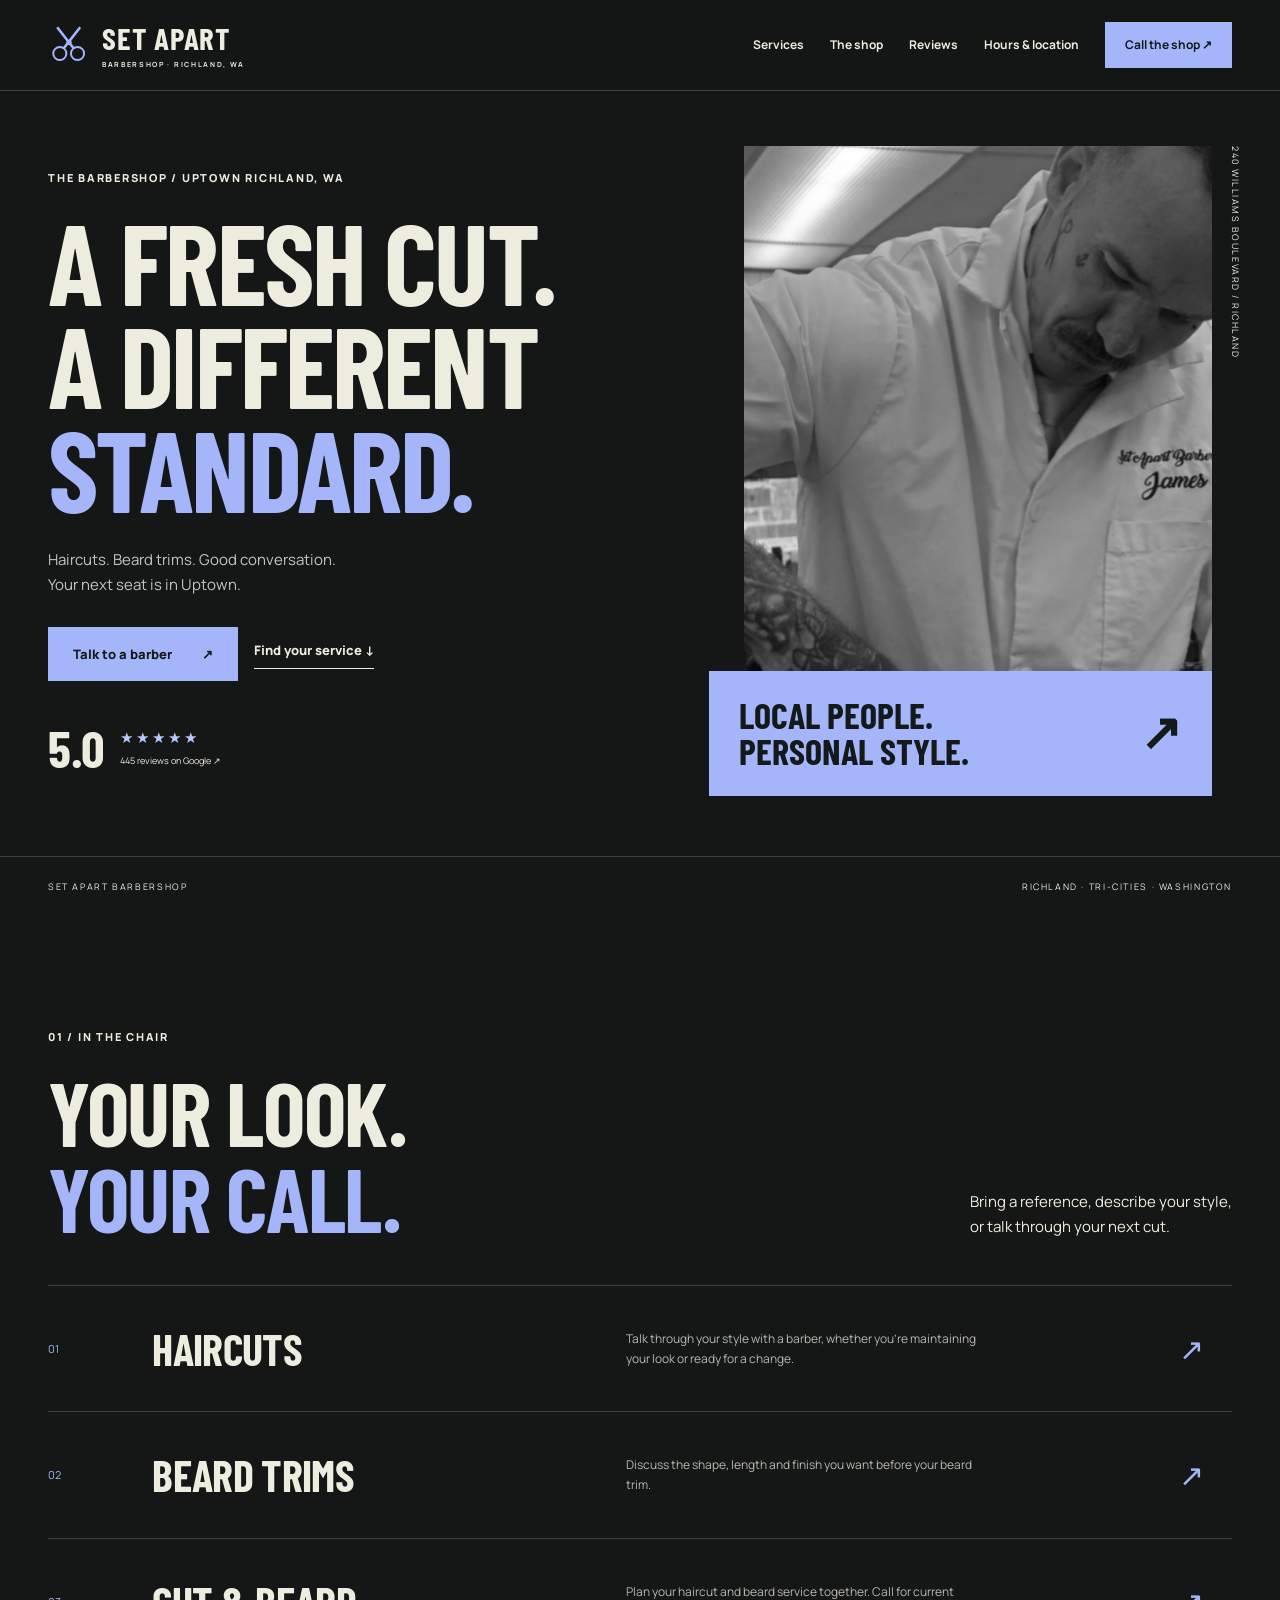
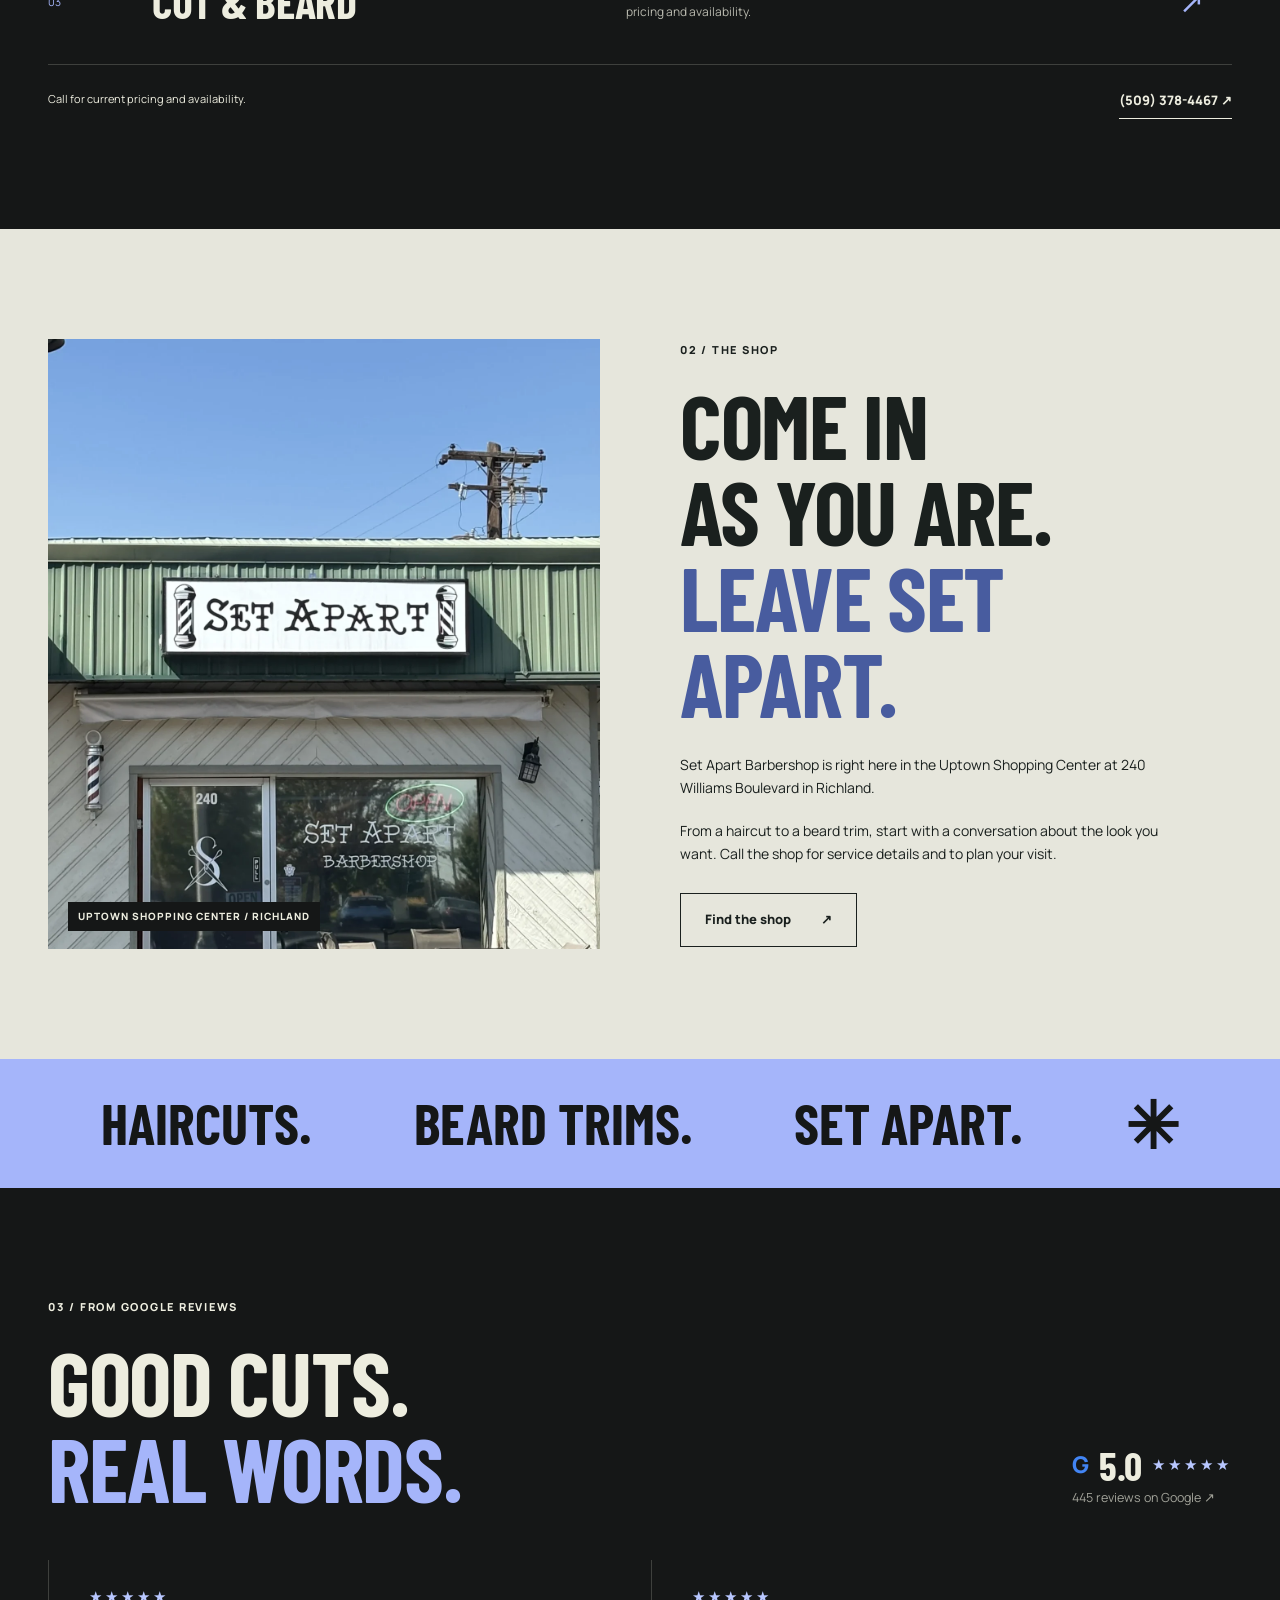
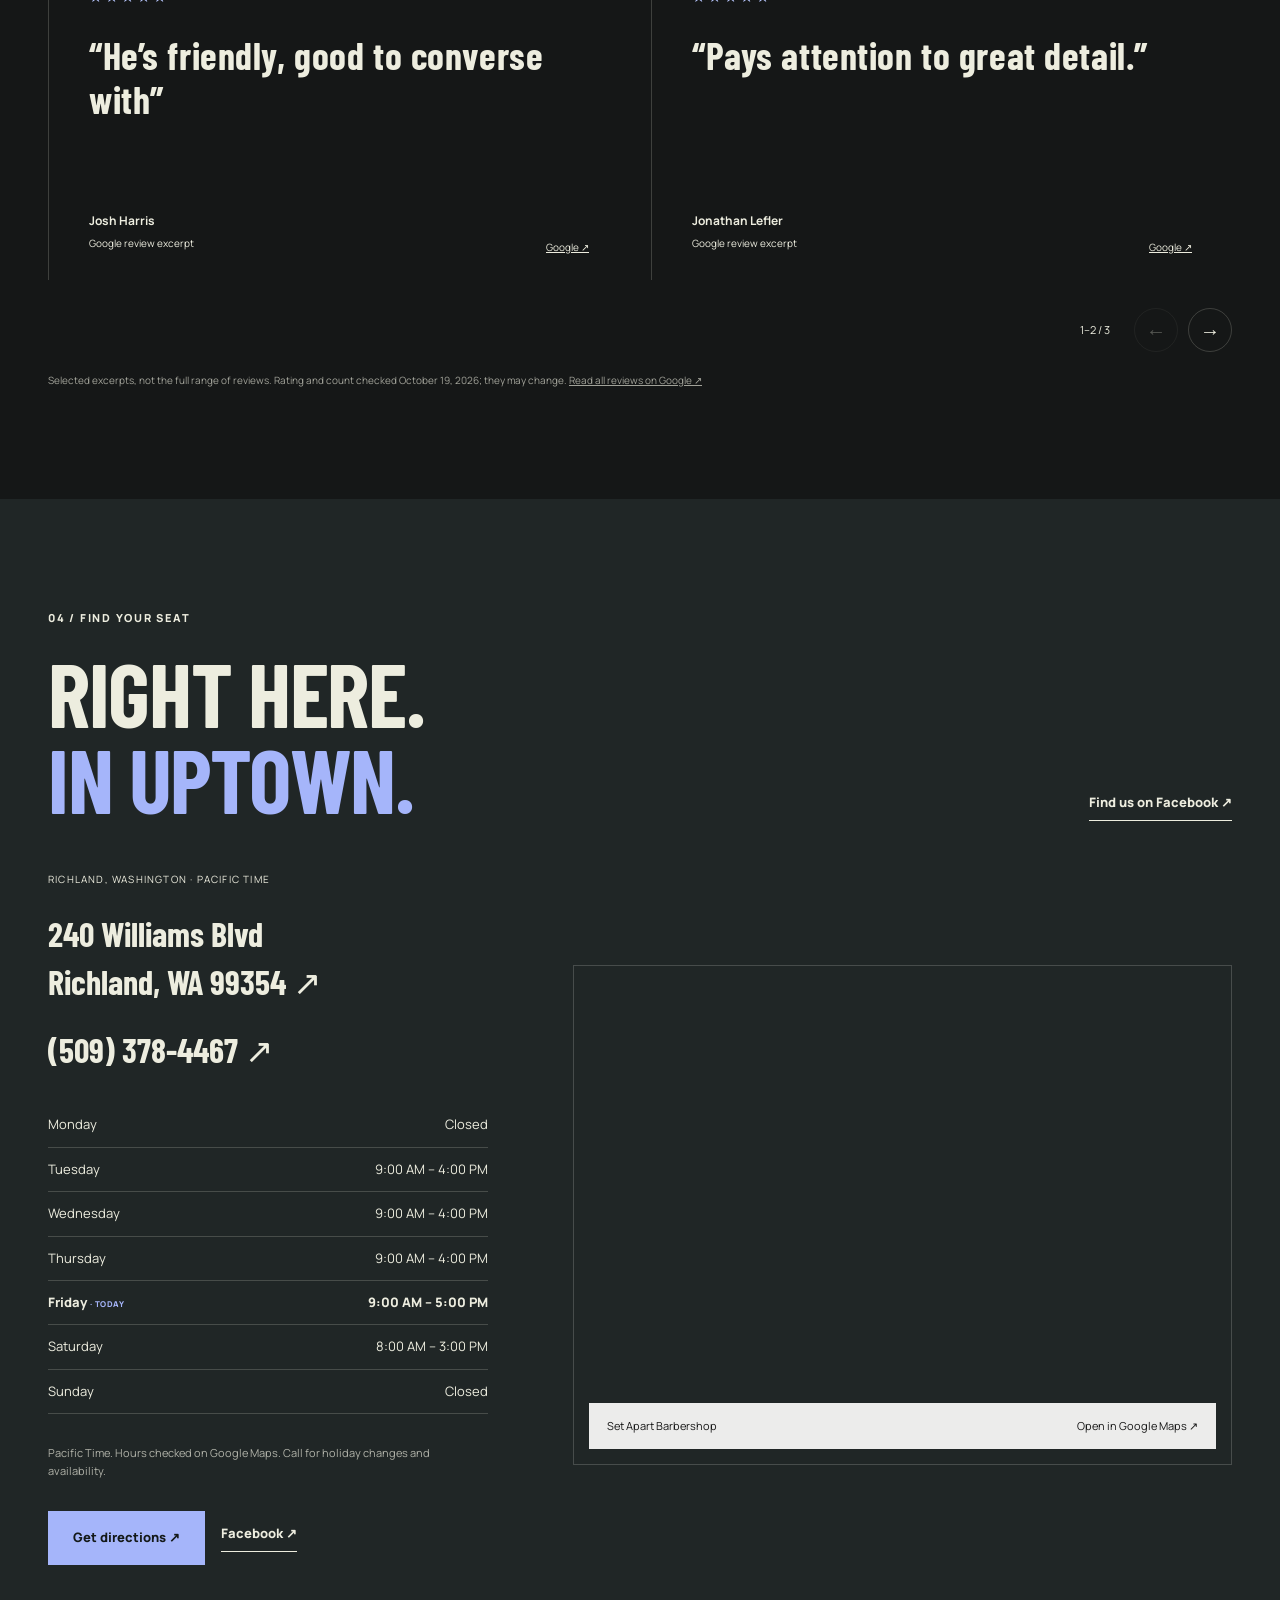
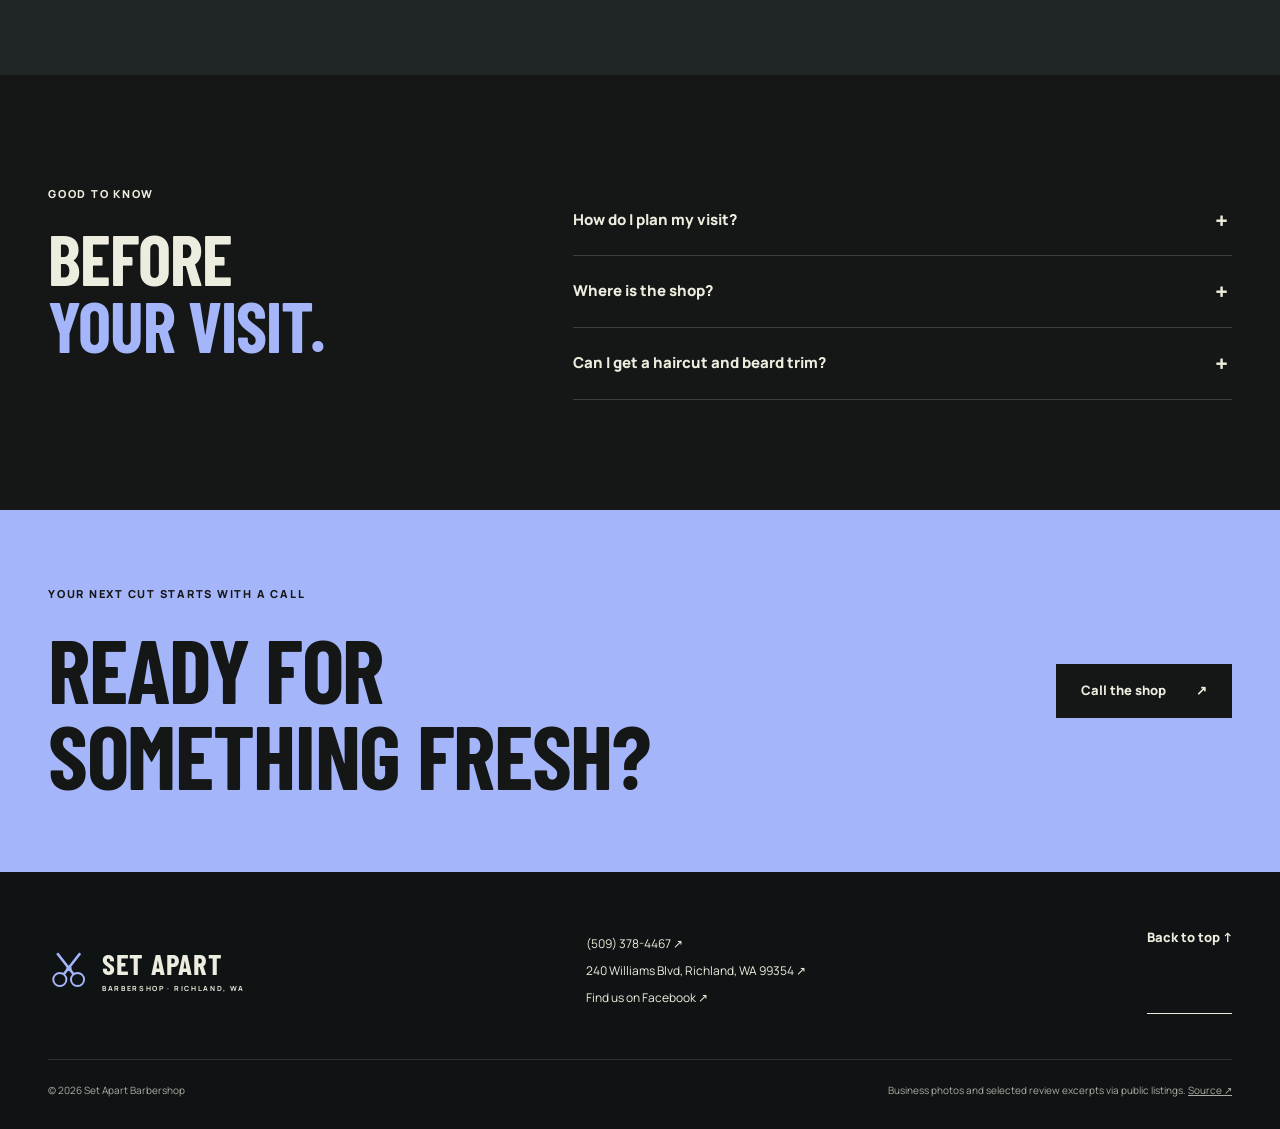
<file: index.html>
<!doctype html><html lang="en"><head><meta charset="utf-8"><meta name="viewport" content="width=device-width,initial-scale=1"><meta name="theme-color" content="#151717"><title>Set Apart Barbershop | Haircuts &amp; Beard Trims in Richland, WA</title><meta name="description" content="Haircuts and beard trims at Set Apart Barbershop in Uptown Richland. Meet the shop, read Google review excerpts, check opening hours, and call to plan your visit."><meta name="robots" content="noindex,nofollow,noarchive"><meta property="og:type" content="website"><meta property="og:locale" content="en_US"><meta property="og:title" content="Set Apart Barbershop | Haircuts &amp; Beard Trims in Richland, WA"><meta property="og:description" content="Haircuts and beard trims at Set Apart Barbershop in Uptown Richland. Meet the shop, read Google review excerpts, check opening hours, and call to plan your visit."><meta property="og:url" content="https://vikrork.github.io/set-apart-barbershop-preview/"><meta property="og:image" content="https://vikrork.github.io/set-apart-barbershop-preview/assets/social.jpg"><meta property="og:image:width" content="1200"><meta property="og:image:height" content="630"><link rel="icon" href="favicon-96.png" type="image/png" sizes="96x96"><link rel="icon" href="favicon.svg" type="image/svg+xml"><link rel="shortcut icon" href="favicon.ico"><link rel="apple-touch-icon" href="apple-touch-icon.png"><link rel="manifest" href="site.webmanifest"><link rel="preload" href="assets/display.woff2" as="font" type="font/woff2" crossorigin><link rel="preload" href="assets/body.woff2" as="font" type="font/woff2" crossorigin><link rel="stylesheet" href="base.css"><link rel="stylesheet" href="style.css"><script type="application/ld+json">{"@context": "https://schema.org", "@graph": [{"@type": "HairSalon", "@id": "https://vikrork.github.io/set-apart-barbershop-preview/#business", "name": "Set Apart Barbershop", "description": "Haircuts and beard trims at Set Apart Barbershop in Uptown Richland. Meet the shop, read Google review excerpts, check opening hours, and call to plan your visit.", "telephone": "+15093784467", "address": {"@type": "PostalAddress", "streetAddress": "240 Williams Blvd", "addressLocality": "Richland", "addressRegion": "WA", "postalCode": "99354", "addressCountry": "US"}, "hasMap": "https://www.google.com/maps/search/?api=1&query=Set+Apart+Barbershop%2C+240+Williams+Blvd%2C+Richland%2C+WA+99354", "sameAs": ["https://www.facebook.com/p/Set-Apart-Barbershop-61563813033531/"], "openingHoursSpecification": [{"@type": "OpeningHoursSpecification", "dayOfWeek": "Monday", "opens": "00:00", "closes": "00:00"}, {"@type": "OpeningHoursSpecification", "dayOfWeek": "Tuesday", "opens": "09:00", "closes": "16:00"}, {"@type": "OpeningHoursSpecification", "dayOfWeek": "Wednesday", "opens": "09:00", "closes": "16:00"}, {"@type": "OpeningHoursSpecification", "dayOfWeek": "Thursday", "opens": "09:00", "closes": "16:00"}, {"@type": "OpeningHoursSpecification", "dayOfWeek": "Friday", "opens": "09:00", "closes": "17:00"}, {"@type": "OpeningHoursSpecification", "dayOfWeek": "Saturday", "opens": "08:00", "closes": "15:00"}, {"@type": "OpeningHoursSpecification", "dayOfWeek": "Sunday", "opens": "00:00", "closes": "00:00"}], "geo": {"@type": "GeoCoordinates", "latitude": 46.286468, "longitude": -119.2759101}, "url": "https://vikrork.github.io/set-apart-barbershop-preview/", "image": "https://vikrork.github.io/set-apart-barbershop-preview/assets/hero.webp", "logo": "https://vikrork.github.io/set-apart-barbershop-preview/favicon-96.png", "hasOfferCatalog": {"@type": "OfferCatalog", "name": "Barber services", "itemListElement": [{"@type": "Offer", "itemOffered": {"@type": "Service", "name": "Haircuts", "description": "Talk through your style with a barber, whether you’re maintaining your look or ready for a change."}}, {"@type": "Offer", "itemOffered": {"@type": "Service", "name": "Beard Trims", "description": "Discuss the shape, length and finish you want before your beard trim."}}, {"@type": "Offer", "itemOffered": {"@type": "Service", "name": "Cut & Beard", "description": "Plan your haircut and beard service together. Call for current pricing and availability."}}]}}]}</script><script src="app.js" defer></script></head><body id="top" class="set-apart"><a class="skip" href="#main">Skip to content</a><div class="reading-progress" aria-hidden="true"></div><header class="site-header"><div class="wrap header-inner"><a class="brand" href="#top" aria-label="Set Apart Barbershop home"><svg viewBox="0 0 64 64" aria-hidden="true" xmlns="http://www.w3.org/2000/svg"><circle cx="18" cy="45" r="10" fill="none" stroke="currentColor" stroke-width="3"/><circle cx="45" cy="45" r="10" fill="none" stroke="currentColor" stroke-width="3"/><path d="M24 37L49 5M39 37L14 5" fill="none" stroke="currentColor" stroke-width="4"/><circle cx="32" cy="28" r="4" fill="currentColor"/></svg><span><strong>SET APART</strong><small>Barbershop · Richland, WA</small></span></a><button class="menu-toggle" type="button" aria-controls="navigation" aria-expanded="false" aria-label="Toggle navigation">Menu ☰</button><nav class="nav" id="navigation" aria-label="Main navigation"><a href="#services">Services</a><a href="#about">The shop</a><a href="#reviews">Reviews</a><a href="#visit">Hours & location</a><a class="button" href="tel:+15093784467">Call the shop ↗</a></nav></div></header>
<main id="main"><section class="hero barber-hero"><div class="wrap barber-hero-grid"><div class="barber-hero-copy"><span class="eyebrow">THE BARBERSHOP / UPTOWN RICHLAND, WA</span><h1>A FRESH CUT.<br>A DIFFERENT<br><em>STANDARD.</em></h1><p>Haircuts. Beard trims. Good conversation.<br>Your next seat is in Uptown.</p><div class="actions"><a class="button" href="tel:+15093784467">Talk to a barber <span>↗</span></a><a class="text-link" href="#services">Find your service ↓</a></div><a class="barber-rating" href="https://www.google.com/maps/search/?api=1&amp;query=Set+Apart+Barbershop%2C+240+Williams+Blvd%2C+Richland%2C+WA+99354" target="_blank" rel="noopener"><strong>5.0</strong><span><span class="stars" aria-label="5.0 out of 5 stars">★★★★★</span><small>445 reviews on Google ↗</small></span></a></div><div class="barber-hero-photo"><div class="photo"><img src="assets/hero.webp" width="1000" height="1300" alt="A barber at work at Set Apart Barbershop in Richland" fetchpriority="high" data-parallax></div><span class="vertical-label">240 WILLIAMS BOULEVARD / RICHLAND</span><div class="barber-photo-caption"><span>LOCAL PEOPLE.<br>PERSONAL STYLE.</span><span aria-hidden="true">↗</span></div></div></div><div class="hero-bottom"><div class="wrap"><span>SET APART BARBERSHOP</span><span>RICHLAND · TRI-CITIES · WASHINGTON</span></div></div></section>
<section class="section barber-services" id="services"><div class="wrap"><div class="section-heading"><div><span class="eyebrow">01 / IN THE CHAIR</span><h2>YOUR LOOK.<br><em>YOUR CALL.</em></h2></div><p>Bring a reference, describe your style,<br>or talk through your next cut.</p></div><div class="service-list"><a class="service-row" href="tel:+15093784467" data-reveal><span class="service-number">01</span><h3>HAIRCUTS</h3><p>Talk through your style with a barber, whether you’re maintaining your look or ready for a change.</p><span aria-hidden="true">↗</span></a><a class="service-row" href="tel:+15093784467" data-reveal><span class="service-number">02</span><h3>BEARD TRIMS</h3><p>Discuss the shape, length and finish you want before your beard trim.</p><span aria-hidden="true">↗</span></a><a class="service-row" href="tel:+15093784467" data-reveal><span class="service-number">03</span><h3>CUT &amp; BEARD</h3><p>Plan your haircut and beard service together. Call for current pricing and availability.</p><span aria-hidden="true">↗</span></a></div><div class="barber-service-note"><span>Call for current pricing and availability.</span><a class="text-link" href="tel:+15093784467">(509) 378-4467 ↗</a></div></div></section>
<section class="barber-about section" id="about"><div class="wrap split"><div class="barber-shop-photo photo" data-reveal><img src="assets/detail.webp" width="1000" height="1100" loading="lazy" alt="Set Apart Barbershop storefront in Uptown Richland" data-parallax><span class="photo-label">UPTOWN SHOPPING CENTER / RICHLAND</span></div><div data-reveal="delay"><span class="eyebrow">02 / THE SHOP</span><h2>COME IN<br>AS YOU ARE.<br><em>LEAVE SET APART.</em></h2><div class="body-copy"><p>Set Apart Barbershop is right here in the Uptown Shopping Center at 240 Williams Boulevard in Richland.</p><p>From a haircut to a beard trim, start with a conversation about the look you want. Call the shop for service details and to plan your visit.</p></div><a class="button secondary" href="https://www.google.com/maps/dir/?api=1&amp;destination=Set+Apart+Barbershop%2C+240+Williams+Blvd%2C+Richland%2C+WA+99354" target="_blank" rel="noopener">Find the shop <span>↗</span></a></div></div></section>
<div class="barber-statement" aria-label="Haircuts, beard trims, Richland Washington"><span>HAIRCUTS.</span><span>BEARD TRIMS.</span><span>SET APART.</span><span aria-hidden="true">✳</span></div>
<section class="section reviews-section" id="reviews"><div class="wrap"><div class="section-heading"><div><span class="eyebrow">03 / FROM GOOGLE REVIEWS</span><h2>GOOD CUTS.<br><em>REAL WORDS.</em></h2></div><div><a class="review-heading" href="https://www.google.com/maps/search/?api=1&amp;query=Set+Apart+Barbershop%2C+240+Williams+Blvd%2C+Richland%2C+WA+99354" target="_blank" rel="noopener" style="text-decoration:none"><span class="google-g" aria-label="Google">G</span><strong>5.0</strong><span class="stars" aria-label="5.0 out of 5 stars">★★★★★</span></a><small class="muted">445 reviews on Google ↗</small></div></div><div class="review-carousel" role="region" aria-label="Customer review excerpts"><div class="review-track" tabindex="0" aria-label="Reviews. Swipe or use the arrow keys."><article class="review-card" role="group" aria-roledescription="slide" aria-label="Review 1 of 3"><span class="stars" aria-label="5 out of 5 stars">★★★★★</span><blockquote>“He’s friendly, good to converse with”</blockquote><div class="review-person"><div><strong>Josh Harris</strong><small>Google review excerpt</small></div><a class="" href="https://www.google.com/maps/search/?api=1&amp;query=Set+Apart+Barbershop%2C+240+Williams+Blvd%2C+Richland%2C+WA+99354" target="_blank" rel="noopener">Google ↗</a></div></article><article class="review-card" role="group" aria-roledescription="slide" aria-label="Review 2 of 3"><span class="stars" aria-label="5 out of 5 stars">★★★★★</span><blockquote>“Pays attention to great detail.”</blockquote><div class="review-person"><div><strong>Jonathan Lefler</strong><small>Google review excerpt</small></div><a class="" href="https://www.google.com/maps/search/?api=1&amp;query=Set+Apart+Barbershop%2C+240+Williams+Blvd%2C+Richland%2C+WA+99354" target="_blank" rel="noopener">Google ↗</a></div></article><article class="review-card" role="group" aria-roledescription="slide" aria-label="Review 3 of 3"><span class="stars" aria-label="5 out of 5 stars">★★★★★</span><blockquote>“Great for kids! Amazing conversation, and ambiance.”</blockquote><div class="review-person"><div><strong>Hayden Menefee</strong><small>Google review excerpt</small></div><a class="" href="https://www.google.com/maps/search/?api=1&amp;query=Set+Apart+Barbershop%2C+240+Williams+Blvd%2C+Richland%2C+WA+99354" target="_blank" rel="noopener">Google ↗</a></div></article></div><div class="review-controls"><span class="review-status" role="status" aria-live="polite"></span><button type="button" class="round-button review-prev" aria-label="Previous reviews">←</button><button type="button" class="round-button review-next" aria-label="Next reviews">→</button></div></div><p class="review-caption">Selected excerpts, not the full range of reviews. Rating and count checked October 19, 2026; they may change. <a class="" href="https://www.google.com/maps/search/?api=1&amp;query=Set+Apart+Barbershop%2C+240+Williams+Blvd%2C+Richland%2C+WA+99354" target="_blank" rel="noopener">Read all reviews on Google ↗</a></p></div></section>
<section class="barber-visit section" id="visit"><div class="wrap"><div class="section-heading"><div><span class="eyebrow">04 / FIND YOUR SEAT</span><h2>RIGHT HERE.<br><em>IN UPTOWN.</em></h2></div><a class="text-link" href="https://www.facebook.com/p/Set-Apart-Barbershop-61563813033531/" target="_blank" rel="noopener">Find us on Facebook ↗</a></div><div class="visit-grid"><div><span class="regional-note">RICHLAND, WASHINGTON · PACIFIC TIME</span><a class="contact-link" href="https://www.google.com/maps/dir/?api=1&amp;destination=Set+Apart+Barbershop%2C+240+Williams+Blvd%2C+Richland%2C+WA+99354" target="_blank" rel="noopener">240 Williams Blvd<br>Richland, WA 99354 ↗</a><a class="contact-link" href="tel:+15093784467">(509) 378-4467 ↗</a><div class="hours" aria-label="Weekly opening hours"><div class="hours-row" data-day="Monday"><span>Monday</span><span>Closed</span></div><div class="hours-row" data-day="Tuesday"><span>Tuesday</span><span>9:00 AM – 4:00 PM</span></div><div class="hours-row" data-day="Wednesday"><span>Wednesday</span><span>9:00 AM – 4:00 PM</span></div><div class="hours-row" data-day="Thursday"><span>Thursday</span><span>9:00 AM – 4:00 PM</span></div><div class="hours-row" data-day="Friday"><span>Friday</span><span>9:00 AM – 5:00 PM</span></div><div class="hours-row" data-day="Saturday"><span>Saturday</span><span>8:00 AM – 3:00 PM</span></div><div class="hours-row" data-day="Sunday"><span>Sunday</span><span>Closed</span></div></div><p class="visit-note">Pacific Time. Hours checked on Google Maps. Call for holiday changes and availability.</p><div class="actions"><a class="button" href="https://www.google.com/maps/dir/?api=1&amp;destination=Set+Apart+Barbershop%2C+240+Williams+Blvd%2C+Richland%2C+WA+99354" target="_blank" rel="noopener">Get directions ↗</a><a class="text-link" href="https://www.facebook.com/p/Set-Apart-Barbershop-61563813033531/" target="_blank" rel="noopener">Facebook ↗</a></div></div><div class="map-wrap"><iframe title="Google Map: Set Apart Barbershop, 240 Williams Blvd, Richland" src="https://maps.google.com/maps?q=Set+Apart+Barbershop%2C+240+Williams+Blvd%2C+Richland%2C+WA&amp;output=embed&amp;hl=en" loading="lazy" allowfullscreen referrerpolicy="no-referrer-when-downgrade"></iframe><a class="map-caption" href="https://www.google.com/maps/search/?api=1&amp;query=Set+Apart+Barbershop%2C+240+Williams+Blvd%2C+Richland%2C+WA+99354" target="_blank" rel="noopener">Set Apart Barbershop<span>Open in Google Maps ↗</span></a></div></div></div></section>
<section class="section faq-section"><div class="wrap faq-grid"><div><span class="eyebrow">GOOD TO KNOW</span><h2>BEFORE<br><em>YOUR VISIT.</em></h2></div><div class="faq"><details><summary>How do I plan my visit?</summary><p>Call (509) 378-4467 to ask about the service you want, current pricing and availability.</p></details><details><summary>Where is the shop?</summary><p>Set Apart Barbershop is at 240 Williams Boulevard in the Uptown Shopping Center, Richland, WA 99354.</p></details><details><summary>Can I get a haircut and beard trim?</summary><p>Haircuts and beard trims are confirmed in customer service details on Google. Call to discuss the combination you need.</p></details></div></div></section>
<section class="final-cta"><div class="wrap final-cta-inner"><div><span class="eyebrow">YOUR NEXT CUT STARTS WITH A CALL</span><h2>READY FOR<br><em>SOMETHING FRESH?</em></h2></div><a class="button" href="tel:+15093784467">Call the shop <span>↗</span></a></div></section>
</main><footer class="site-footer"><div class="wrap"><div class="footer-top"><a class="brand" href="#top" aria-label="Set Apart Barbershop home"><svg viewBox="0 0 64 64" aria-hidden="true" xmlns="http://www.w3.org/2000/svg"><circle cx="18" cy="45" r="10" fill="none" stroke="currentColor" stroke-width="3"/><circle cx="45" cy="45" r="10" fill="none" stroke="currentColor" stroke-width="3"/><path d="M24 37L49 5M39 37L14 5" fill="none" stroke="currentColor" stroke-width="4"/><circle cx="32" cy="28" r="4" fill="currentColor"/></svg><span><strong>SET APART</strong><small>Barbershop · Richland, WA</small></span></a><div class="footer-contact"><a href="tel:+15093784467">(509) 378-4467 ↗</a><a class="" href="https://www.google.com/maps/dir/?api=1&amp;destination=Set+Apart+Barbershop%2C+240+Williams+Blvd%2C+Richland%2C+WA+99354" target="_blank" rel="noopener">240 Williams Blvd, Richland, WA 99354 ↗</a><a class="" href="https://www.facebook.com/p/Set-Apart-Barbershop-61563813033531/" target="_blank" rel="noopener">Find us on Facebook ↗</a></div><a class="text-link" href="#top">Back to top ↑</a></div><div class="footer-bottom"><span>© 2026 Set Apart Barbershop</span><span>Business photos and selected review excerpts via public listings. <a class="" href="https://www.google.com/maps/search/?api=1&amp;query=Set+Apart+Barbershop+240+Williams+Blvd+Richland+WA" target="_blank" rel="noopener">Source ↗</a></span></div></div></footer><div class="mobile-actions" aria-label="Quick contact"><a href="tel:+15093784467">Call the shop ↗</a><a class="" href="https://www.google.com/maps/dir/?api=1&amp;destination=Set+Apart+Barbershop%2C+240+Williams+Blvd%2C+Richland%2C+WA+99354" target="_blank" rel="noopener">Directions ↗</a></div></body></html>
</file>
<file: base.css>
@font-face{font-family:Manrope;src:url(assets/body.woff2) format('woff2');font-weight:200 800;font-display:swap}
*{box-sizing:border-box}html{scroll-behavior:smooth;scroll-padding-top:110px}body{margin:0;color:var(--ink);background:var(--paper);font-family:Manrope,Arial,sans-serif;font-size:15px;line-height:1.65}a{color:inherit}button,input{font:inherit}button,a{-webkit-tap-highlight-color:transparent}button{cursor:pointer}img{display:block;max-width:100%;width:100%;height:100%;object-fit:cover}svg{flex-shrink:0}button:disabled{opacity:.3;cursor:default}:focus-visible{outline:3px solid var(--accent);outline-offset:5px}::selection{background:var(--accent);color:var(--ink)}h1,h2,h3,p{margin:0}h1,h2,h3{line-height:1.04}h1,h2{font-family:Display,Georgia,serif;font-weight:600}h1{font-size:clamp(60px,8.2vw,122px);letter-spacing:-.055em}h2{font-size:clamp(42px,5vw,76px);letter-spacing:-.045em}h3{font-size:24px}.wrap{width:min(1280px,calc(100% - 96px));margin:auto}.section{padding:110px 0}.eyebrow{font-size:11px;letter-spacing:.16em;text-transform:uppercase;font-weight:800;display:block;margin-bottom:22px}.lead{font-size:18px;line-height:1.65;max-width:500px}.body-copy{max-width:480px}.body-copy p+p{margin-top:20px}.muted{opacity:.65}.button{display:inline-flex;align-items:center;justify-content:space-between;gap:30px;min-height:54px;padding:15px 24px;background:var(--accent);color:var(--ink);text-decoration:none;font-weight:800;font-size:13px;border:1px solid transparent;transition:transform .2s,background .2s}.button:hover{transform:translateY(-3px)}.button.secondary{background:transparent;border-color:currentColor}.text-link{font-size:13px;font-weight:800;text-decoration:none;border-bottom:1px solid currentColor;padding-bottom:6px}.actions{display:flex;gap:16px;align-items:center;flex-wrap:wrap;margin-top:30px}.skip{position:fixed;z-index:100;top:-100px;background:white;color:black;padding:15px}.skip:focus{top:0}.reading-progress{position:fixed;z-index:90;top:0;left:0;height:3px;width:100%;background:var(--accent);transform-origin:left;transform:scaleX(0)}.site-header{position:sticky;top:0;z-index:40;background:var(--paper);border-bottom:1px solid var(--line);transition:box-shadow .3s}.site-header.scrolled{box-shadow:0 5px 25px #0000000d}.header-inner{height:90px;display:flex;align-items:center;justify-content:space-between;gap:25px}.brand{display:flex;align-items:center;gap:12px;text-decoration:none;line-height:1.05}.brand svg{width:42px;height:42px}.brand strong{font-family:Display,Georgia,serif;font-size:25px;font-weight:700;letter-spacing:-.03em}.brand small{display:block;font-family:Manrope,Arial,sans-serif;font-size:8px;letter-spacing:.2em;margin-top:6px;font-weight:700;text-transform:uppercase}.nav{display:flex;gap:26px;align-items:center}.nav>a{font-size:12px;text-decoration:none;font-weight:700}.nav>a:hover{text-decoration:underline;text-underline-offset:6px}.nav .button{padding:12px 19px;min-height:45px}.menu-toggle{display:none}.hero{position:relative;isolation:isolate}.photo{overflow:hidden;position:relative}.photo img{will-change:transform}.photo-label{position:absolute;z-index:2;bottom:18px;left:20px;font-size:10px;font-weight:800;letter-spacing:.1em;text-transform:uppercase;padding:6px 10px;background:var(--paper);color:var(--ink)}.section-heading{display:flex;justify-content:space-between;gap:40px;align-items:end;margin-bottom:45px}.section-heading p{max-width:350px}.split{display:grid;grid-template-columns:1fr 1fr;gap:80px;align-items:center}.facts{display:flex;gap:36px;margin-top:32px}.facts strong{font-size:31px;font-family:Display,Georgia,serif;display:block;line-height:1.2}.facts small{font-size:11px}.menu-filters{display:flex;gap:9px;flex-wrap:wrap;margin-bottom:35px}.menu-filters button{border:1px solid var(--line);color:var(--ink);background:transparent;padding:10px 18px;border-radius:40px;font-size:12px;font-weight:800}.menu-filters button[aria-pressed=true]{background:var(--ink);color:var(--paper);border-color:var(--ink)}.menu-category[hidden]{display:none}.menu-category h3{margin-bottom:22px}.menu-items{display:grid;grid-template-columns:1fr 1fr;gap:0 65px}.menu-item{padding:22px 0;border-bottom:1px solid var(--line)}.menu-item-top{display:flex;justify-content:space-between;gap:20px;align-items:baseline}.menu-item h4{font-size:16px;margin:0}.menu-item p{font-size:12px;margin-top:7px;max-width:440px;opacity:.72}.price{font-size:13px;font-weight:800;white-space:nowrap}.menu-note{font-size:11px;margin-top:27px;opacity:.7}.review-heading{display:flex;align-items:center;gap:10px}.google-g{font-size:23px;font-weight:800;color:#4285f4}.review-heading strong{font-size:30px;line-height:1}.stars{color:var(--star);font-size:15px;letter-spacing:3px;white-space:nowrap}.review-track{display:flex;overflow-x:auto;scroll-snap-type:x mandatory;gap:22px;scrollbar-width:none;position:relative;padding:5px 0 12px;overscroll-behavior-x:contain}.review-track::-webkit-scrollbar{display:none}.review-card{flex:0 0 calc((100% - 22px)/2);scroll-snap-align:start;border:1px solid var(--line);padding:35px;min-height:320px;display:flex;flex-direction:column;background:var(--card)}.review-card blockquote{font-family:Display,Georgia,serif;letter-spacing:-.02em;font-size:27px;line-height:1.4;margin:23px 0 28px;flex:1}.review-person{display:flex;justify-content:space-between;align-items:end;gap:15px}.review-person strong{font-size:12px;display:block}.review-person small,.review-person a{font-size:10px}.review-controls{display:flex;gap:10px;align-items:center;justify-content:flex-end;margin-top:16px}.round-button{width:44px;height:44px;border:1px solid var(--line);color:var(--ink);background:transparent;border-radius:50%;font-size:20px}.review-status{font-size:11px;margin-right:14px}.review-caption{font-size:10px;margin-top:20px;opacity:.65}.hours{margin:30px 0}.hours-row{display:flex;justify-content:space-between;padding:11px 0;border-bottom:1px solid var(--line);font-size:13px;gap:20px}.hours-row.today{font-weight:800}.hours-row.today span:first-child:after{content:' · TODAY';font-size:8px;color:var(--accent-ink,var(--ink));letter-spacing:.07em}.contact-link{display:block;font-family:Display,Georgia,serif;font-size:28px;text-decoration:none;margin:20px 0;line-height:1.4}.contact-link:hover{text-decoration:underline;text-underline-offset:5px}.map-wrap{border:1px solid var(--line);height:450px;overflow:hidden;position:relative}.map-wrap iframe{height:100%;width:100%;border:0}.map-caption{position:absolute;bottom:15px;left:15px;right:15px;padding:14px 18px;background:var(--paper);font-size:11px;text-decoration:none;display:flex;justify-content:space-between;gap:15px}.visit-grid{display:grid;grid-template-columns:.8fr 1.2fr;gap:85px;align-items:center}.visit-note{font-size:11px;opacity:.7}.faq-grid{display:grid;grid-template-columns:.8fr 1.2fr;gap:85px}.faq details{border-bottom:1px solid var(--line)}.faq summary{padding:23px 35px 23px 0;cursor:pointer;font-size:15px;font-weight:800;list-style:none;position:relative}.faq summary:after{content:'+';position:absolute;right:4px;font-size:23px;top:17px}.faq details[open] summary:after{content:'−'}.faq details p{padding:0 25px 25px 0;font-size:13px;max-width:530px}.final-cta{padding:75px 0}.final-cta-inner{display:flex;justify-content:space-between;gap:50px;align-items:center}.final-cta h2{font-size:clamp(42px,5vw,74px)}.site-footer{padding:55px 0 30px}.footer-top{display:flex;justify-content:space-between;gap:35px;padding-bottom:45px}.footer-contact a{display:block;text-decoration:none;font-size:12px;margin:7px 0}.footer-bottom{border-top:1px solid var(--line);padding-top:22px;display:flex;justify-content:space-between;gap:20px;font-size:10px;opacity:.7}.mobile-actions{display:none}a[href^='#']{scroll-margin-top:100px}[data-reveal]{opacity:1}.motion [data-reveal]{opacity:0;transform:translateY(25px);transition:opacity .75s,transform .75s}.motion [data-reveal].visible{opacity:1;transform:none}.motion [data-reveal=delay]{transition-delay:.12s}.regional-note{font-size:10px;letter-spacing:.12em;text-transform:uppercase}.photo-credit{font-size:9px;opacity:.6;margin-top:8px}
@media(min-width:1600px){h1{font-size:136px}}
@media(max-width:1000px){.wrap{width:calc(100% - 64px)}.nav{gap:15px}.nav>a{font-size:11px}.split,.visit-grid,.faq-grid{gap:40px}.section{padding:85px 0}.brand strong{font-size:22px}.header-inner{gap:15px}.menu-items{gap:0 35px}.review-card{padding:25px}.review-card blockquote{font-size:24px}}
@media(max-width:760px){html{scroll-padding-top:85px}.wrap{width:calc(100% - 40px)}.header-inner{height:76px}.brand strong{font-size:21px}.brand svg{width:33px;height:33px}.brand small{font-size:7px}.menu-toggle{display:block;background:transparent;border:1px solid var(--line);padding:8px 12px;color:var(--ink);font-size:12px}.nav{display:none;position:absolute;top:76px;left:0;right:0;background:var(--paper);padding:25px 20px;border-bottom:1px solid var(--line);box-shadow:0 16px 24px #0001}.nav.open{display:flex;flex-direction:column;align-items:stretch;gap:0}.nav>a{font-size:15px;padding:13px 0}.nav .button{margin-top:12px;padding:13px 20px}.section{padding:65px 0}h1{font-size:clamp(58px,13.8vw,98px)}h2{font-size:clamp(40px,10vw,60px)}.lead{font-size:16px}.split,.visit-grid,.faq-grid{grid-template-columns:1fr;gap:35px}.section-heading{display:block;margin-bottom:30px}.section-heading p{margin-top:22px}.section-heading .review-heading{margin-top:25px}.menu-items{grid-template-columns:1fr}.menu-filters{gap:7px}.menu-filters button{padding:9px 13px;font-size:11px}.review-card{flex-basis:100%;min-height:300px}.review-card blockquote{font-size:26px}.map-wrap{height:380px}.contact-link{font-size:25px}.final-cta-inner,.footer-top{flex-direction:column;align-items:flex-start;gap:28px}.footer-bottom{flex-direction:column;gap:9px}.site-footer{padding-bottom:100px}.mobile-actions{position:fixed;z-index:50;bottom:0;left:0;right:0;display:grid;grid-template-columns:1fr 1fr;padding:9px 12px calc(9px + env(safe-area-inset-bottom));background:var(--paper);border-top:1px solid var(--line);gap:9px}.mobile-actions a{font-size:12px;font-weight:800;text-align:center;padding:12px 8px;text-decoration:none;background:var(--accent);color:var(--ink)}.mobile-actions a+ a{background:transparent;border:1px solid var(--line);color:var(--ink)}.facts{gap:30px}.facts strong{font-size:28px}.reading-progress{height:2px}}
@media(prefers-reduced-motion:reduce){html{scroll-behavior:auto}*,*:before,*:after{animation:none!important;transition:none!important}.motion [data-reveal]{opacity:1;transform:none}.photo img{transform:none!important}}
</file>
<file: style.css>
@font-face{font-family:Display;src:url(assets/display.woff2) format('woff2');font-weight:400 800;font-display:swap}
:root{--ink:#ededdf;--paper:#151717;--accent:#a5b5fa;--line:#efefdf30;--card:#202323;--star:#b8c7ff;--accent-ink:#a5b5fa}h1,h2,h3{font-family:Display,Impact,sans-serif;font-weight:700;letter-spacing:-.015em}h2{font-size:clamp(52px,7vw,100px);line-height:.96}em{font-style:normal;color:var(--accent)}.button{color:#141919}.button.secondary{color:var(--ink)}.site-header{background:#151717ee;backdrop-filter:blur(14px)}.brand strong{font-size:31px;letter-spacing:.025em;text-transform:uppercase}.brand svg{color:var(--accent)}.brand small{font-size:7px;letter-spacing:.24em}.barber-hero{padding:55px 0 0;overflow:hidden}.barber-hero-grid{display:grid;grid-template-columns:1.15fr .85fr;gap:35px;align-items:center}.barber-hero h1{font-size:clamp(72px,8.9vw,134px);line-height:.91;letter-spacing:-.025em}.barber-hero-copy>p{margin-top:28px;font-size:15px;color:#c1c6c0}.barber-hero-photo{position:relative;padding:0 20px 0 0}.barber-hero-photo>.photo{height:650px}.barber-hero-photo img{filter:grayscale(1);object-position:50% 34%}.vertical-label{position:absolute;right:-10px;top:0;writing-mode:vertical-rl;font-size:9px;letter-spacing:.17em}.barber-photo-caption{position:absolute;bottom:0;left:-35px;right:20px;background:#a5b5fa;color:#141919;padding:26px 30px;display:flex;justify-content:space-between;align-items:center;font-family:Display,Impact,sans-serif;font-size:36px;line-height:1.02;font-weight:700}.barber-photo-caption>span:last-child{font-family:Arial,sans-serif;font-size:50px}.barber-rating{display:flex;gap:15px;align-items:center;text-decoration:none;margin-top:40px}.barber-rating>strong{font-family:Display,Impact,sans-serif;font-size:52px;line-height:1}.barber-rating small{display:block;font-size:9px;margin-top:3px}.hero-bottom{border-top:1px solid var(--line);margin-top:60px;padding:23px 0}.hero-bottom .wrap{display:flex;justify-content:space-between;font-size:9px;letter-spacing:.18em;gap:15px}.service-list{border-top:1px solid var(--line)}.service-row{display:grid;grid-template-columns:.15fr .85fr 1fr .1fr;gap:25px;align-items:center;padding:38px 0;border-bottom:1px solid var(--line);text-decoration:none;transition:background .2s,padding .2s}.service-row:hover{background:#ffffff07;padding-left:15px;padding-right:15px}.service-number{font-size:11px;color:#a5b5fa}.service-row h3{font-size:44px}.service-row p{font-size:12px;max-width:360px;opacity:.75}.service-row>span:last-child{font-size:30px;color:var(--accent)}.barber-service-note{display:flex;justify-content:space-between;gap:20px;font-size:11px;margin-top:25px}.barber-about{background:#e6e6dc;color:#1a201e}.barber-about em{color:#485c9f}.barber-shop-photo{height:610px}.barber-about .body-copy{margin:28px 0;font-size:14px}.barber-about .button{color:#1a201e}.barber-about .photo-label{background:#151717;color:#ededdf}.barber-statement{display:flex;justify-content:space-evenly;align-items:center;gap:25px;padding:32px 25px;background:#a5b5fa;color:#151717;font-family:Display,Impact,sans-serif;font-size:clamp(25px,4.4vw,66px);line-height:1;font-weight:700;overflow:hidden}.barber-statement span:last-child{font-size:65px}.reviews-section .review-card{background:transparent;border-width:0 0 0 1px;padding:25px 40px}.reviews-section .review-card blockquote{font-family:Display,Impact,sans-serif;font-size:38px;line-height:1.16;letter-spacing:.015em}.reviews-section .review-heading strong{font-family:Display,Impact,sans-serif;font-size:40px}.barber-visit{background:#202626}.barber-visit .map-wrap{height:500px;filter:grayscale(.9)}.barber-visit .contact-link{font-family:Display,Impact,sans-serif;font-size:34px}.barber-visit .map-caption{background:#ededdf;color:#151717}.faq-section h2{font-size:70px}.final-cta{background:#a5b5fa;color:#151717}.final-cta em{color:#151717}.final-cta h2{font-size:clamp(55px,7vw,100px)}.final-cta .button{background:#151717;color:#ededdf}.site-footer{background:#101313}.site-footer .brand strong{font-size:29px}
@media(max-width:1000px){.barber-hero h1{font-size:102px}.barber-hero-photo>.photo{height:560px}.barber-photo-caption{font-size:29px}.service-row h3{font-size:35px}.barber-about h2{font-size:75px}.barber-shop-photo{height:560px}}
@media(max-width:760px){.barber-hero{padding-top:35px}.barber-hero-grid{grid-template-columns:1fr;gap:38px}.barber-hero h1{font-size:clamp(80px,19vw,130px)}.barber-hero-photo{padding-right:20px}.barber-hero-photo>.photo{height:470px}.barber-photo-caption{left:0;right:20px;font-size:35px;padding:22px}.barber-rating{margin-top:30px}.hero-bottom{margin-top:35px;padding:20px 0}.hero-bottom .wrap{flex-direction:column;gap:8px;font-size:8px}.service-row{grid-template-columns:30px 1fr 25px;gap:15px;padding:27px 0}.service-row h3{font-size:38px}.service-row p{grid-column:2;grid-row:2}.service-row>span:last-child{grid-column:3;grid-row:1}.barber-service-note{flex-direction:column;gap:15px;align-items:flex-start}.barber-about h2{font-size:66px}.barber-shop-photo{height:450px}.barber-statement{font-size:25px;gap:15px;padding:25px 20px;flex-wrap:wrap}.barber-statement span:last-child{font-size:35px}.reviews-section .review-card{padding:23px}.reviews-section .review-card blockquote{font-size:35px}.faq-section h2{font-size:60px}.brand strong{font-size:27px}.brand small{font-size:6px}.final-cta h2{font-size:62px}}
@media(max-width:760px){.barber-hero h1{font-size:clamp(64px,16.8vw,110px)}.mobile-actions>a:first-child{color:#151717}}
</file>
